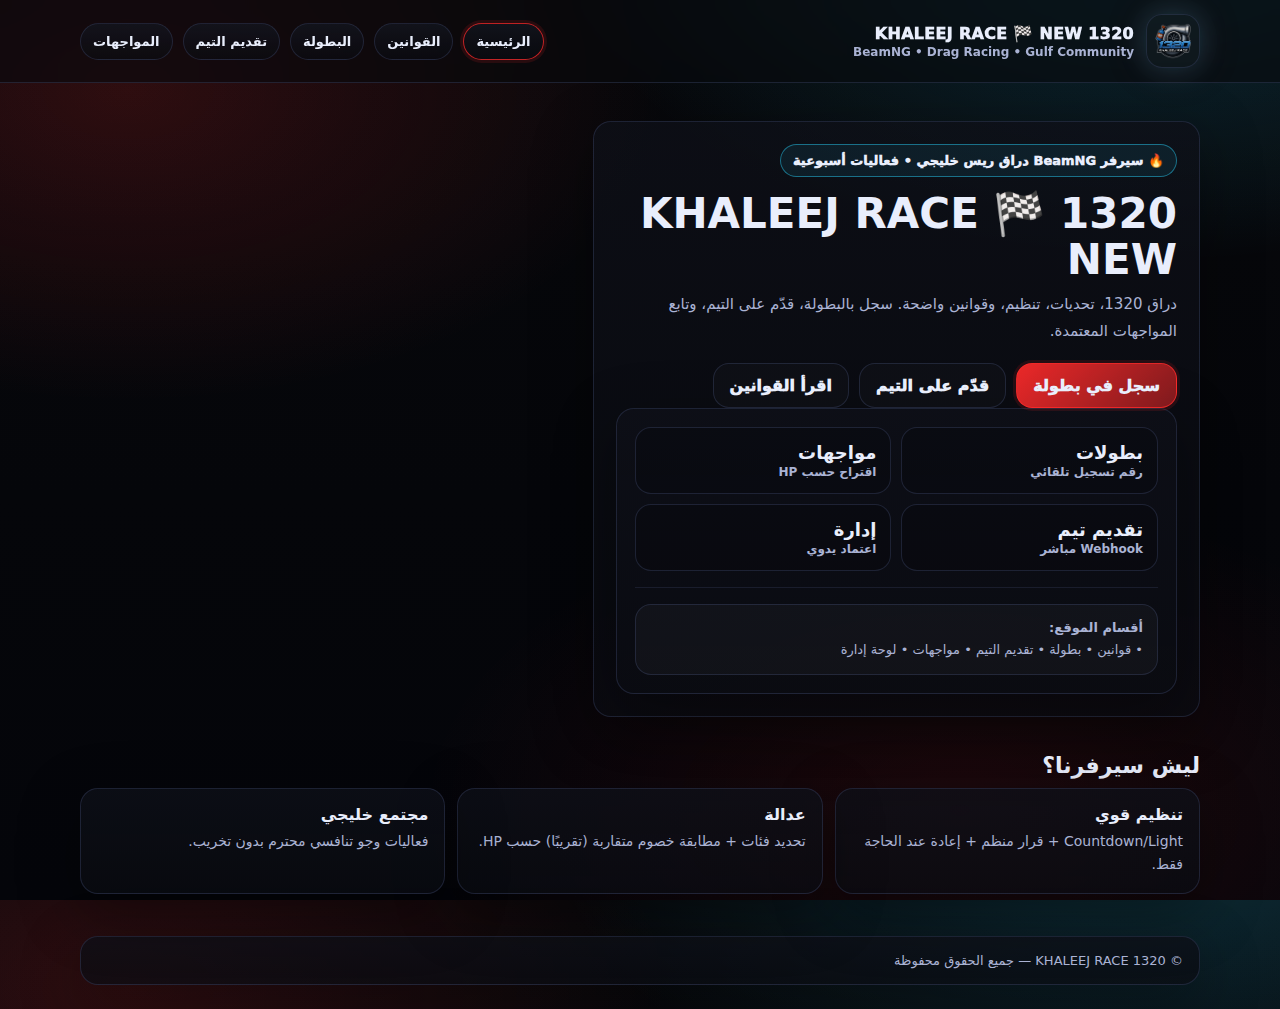
<file: index.html>
<!doctype html>
<html lang="ar">
<head>
  <meta charset="utf-8"/>
  <meta name="viewport" content="width=device-width,initial-scale=1"/>
  <title>1320 KHALEEJ RACE 🏁 NEW</title>
  <link rel="stylesheet" href="style.css"/>
</head>
<body>

<header class="header">
  <div class="container header__inner">
    <a class="brand" href="index.html">
      <img src="logo.png" alt="1320 logo">
      <div>
        <div class="title">1320 KHALEEJ RACE 🏁 NEW</div>
        <span class="sub">BeamNG • Drag Racing • Gulf Community</span>
      </div>
    </a>
    <nav class="nav">
      <a class="chip primary" href="index.html">الرئيسية</a><a class="chip" href="rules.html">القوانين</a><a class="chip" href="tournament.html">البطولة</a><a class="chip" href="team.html">تقديم التيم</a><a class="chip" href="matches.html">المواجهات</a>
    </nav>
  </div>
</header>


<main class="hero">
  <div class="container hero__grid">
    <section class="card hero__card">
      <span class="kicker">🔥 سيرفر BeamNG دراق ريس خليجي • فعاليات أسبوعية</span>
      <h1>1320 KHALEEJ RACE 🏁 NEW</h1>
      <p class="subtext">
        دراق 1320، تحديات، تنظيم، وقوانين واضحة. سجل بالبطولة، قدّم على التيم، وتابع المواجهات المعتمدة.
      </p>
      <div class="cta">
        <a class="btn primary" href="tournament.html">سجل في بطولة</a>
        <a class="btn ghost" href="team.html">قدّم على التيم</a>
        <a class="btn ghost" href="rules.html">اقرأ القوانين</a>
      </div>

    <aside class="card side">
      <div class="statgrid">
        <div class="stat"><b>بطولات</b><span>رقم تسجيل تلقائي</span></div>
        <div class="stat"><b>مواجهات</b><span>اقتراح حسب HP</span></div>
        <div class="stat"><b>تقديم تيم</b><span>Webhook مباشر</span></div>
        <div class="stat"><b>إدارة</b><span>اعتماد يدوي</span></div>
      </div>
      <hr class="sep">
      <div class="notice">
        <b>أقسام الموقع:</b><br>
        • قوانين • بطولة • تقديم التيم • مواجهات • لوحة إدارة
      </div>
    </aside>
  </div>
</main>

<section class="section">
  <div class="container">
    <h2 class="h2">ليش سيرفرنا؟</h2>
    <div class="grid3">
      <div class="card tile">
        <h3>تنظيم قوي</h3>
        <p>Countdown/Light + قرار منظم + إعادة عند الحاجة فقط.</p>
      </div>
      <div class="card tile">
        <h3>عدالة</h3>
        <p>تحديد فئات + مطابقة خصوم متقاربة (تقريبًا) حسب HP.</p>
      </div>
      <div class="card tile">
        <h3>مجتمع خليجي</h3>
        <p>فعاليات وجو تنافسي محترم بدون تخريب.</p>
      </div>
    </div>
  </div>
</section>

<footer class="footer">
  <div class="container">
    <div class="card">
      <div style="display:flex; gap:10px; flex-wrap:wrap; align-items:center; justify-content:space-between">
        <span>© 1320 KHALEEJ RACE — جميع الحقوق محفوظة</span>
      </div>
    </div>
  </div>
</footer>
<script src="script.js"></script>
</body>
</html>
</file>
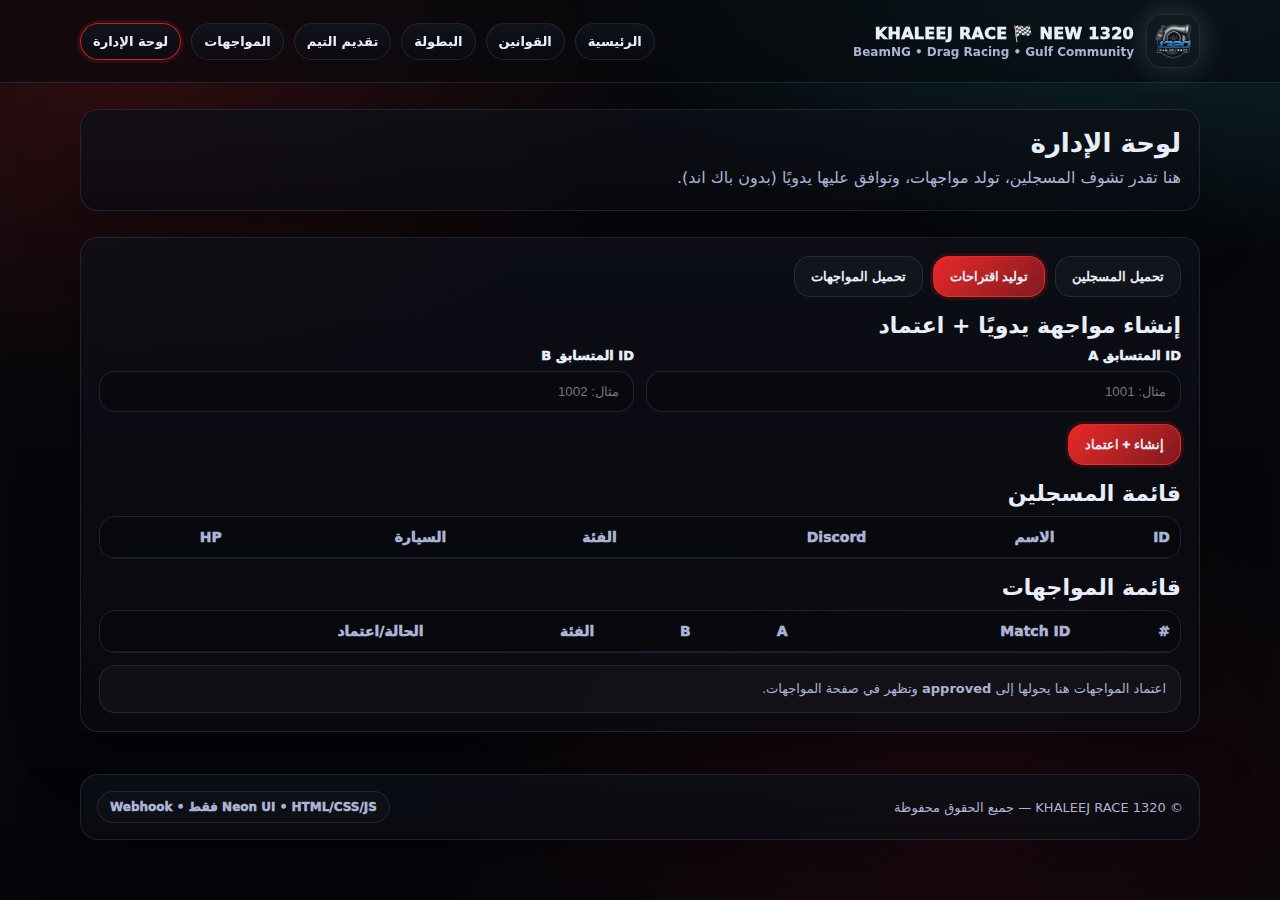
<file: admin.html>
<!doctype html>
<html lang="ar">
<head>
  <meta charset="utf-8"/>
  <meta name="viewport" content="width=device-width,initial-scale=1"/>
  <title>لوحة الإدارة | 1320</title>
  <link rel="stylesheet" href="style.css"/>
</head>
<body>

<header class="header">
  <div class="container header__inner">
    <a class="brand" href="index.html">
      <img src="logo.png" alt="1320 logo">
      <div>
        <div class="title">1320 KHALEEJ RACE 🏁 NEW</div>
        <span class="sub">BeamNG • Drag Racing • Gulf Community</span>
      </div>
    </a>
    <nav class="nav">
      <a class="chip" href="index.html">الرئيسية</a><a class="chip" href="rules.html">القوانين</a><a class="chip" href="tournament.html">البطولة</a><a class="chip" href="team.html">تقديم التيم</a><a class="chip" href="matches.html">المواجهات</a><a class="chip primary" href="admin.html">لوحة الإدارة</a>
    </nav>
  </div>
</header>


<section class="pagehead">
  <div class="container">
    <div class="card">
      <h2>لوحة الإدارة</h2>
      <p>هنا تقدر تشوف المسجلين، تولد مواجهات، وتوافق عليها يدويًا (بدون باك اند).</p>
    </div>
  </div>
</section>

<section class="section">
  <div class="container">
    <div class="card form">
      <div style="display:flex; gap:10px; flex-wrap:wrap">
        <button class="btn" onclick="_krc.loadPlayersAdmin()">تحميل المسجلين</button>
        <button class="btn primary" onclick="_krc.generateSuggestedMatches(); _krc.loadAllMatchesAdmin();">توليد اقتراحات</button>
        <button class="btn" onclick="_krc.loadAllMatchesAdmin()">تحميل المواجهات</button>
      </div>
      <div id="adMsg" class="notice" hidden></div>

      <h3 class="h2" style="margin-top:16px">إنشاء مواجهة يدويًا + اعتماد</h3>
      <div class="row">
        <div class="field">
          <div class="label">ID المتسابق A</div>
          <input id="aId" type="number" placeholder="مثال: 1001">
        </div>
        <div class="field">
          <div class="label">ID المتسابق B</div>
          <input id="bId" type="number" placeholder="مثال: 1002">
        </div>
      </div>
      <button class="btn primary" onclick="_krc.createManualMatch()">إنشاء + اعتماد</button>

      <h3 class="h2" style="margin-top:16px">قائمة المسجلين</h3>
      <div class="tablewrap">
        <table>
          <thead>
            <tr>
              <th>ID</th><th>الاسم</th><th>Discord</th><th>الفئة</th><th>السيارة</th><th>HP</th>
            </tr>
          </thead>
          <tbody id="playersTable"></tbody>
        </table>
      </div>

      <h3 class="h2" style="margin-top:16px">قائمة المواجهات</h3>
      <div class="tablewrap">
        <table>
          <thead>
            <tr>
              <th>#</th><th>Match ID</th><th>A</th><th>B</th><th>الفئة</th><th>الحالة/اعتماد</th>
            </tr>
          </thead>
          <tbody id="matchesTable"></tbody>
        </table>
      </div>

      <div class="notice">اعتماد المواجهات هنا يحولها إلى <b>approved</b> وتظهر في صفحة المواجهات.</div>
    </div>
  </div>
</section>

<script>
  setTimeout(()=>{ try{ _krc.loadPlayersAdmin(); _krc.loadAllMatchesAdmin(); }catch(e){} }, 50);
</script>

<footer class="footer">
  <div class="container">
    <div class="card">
      <div style="display:flex; gap:10px; flex-wrap:wrap; align-items:center; justify-content:space-between">
        <span>© 1320 KHALEEJ RACE — جميع الحقوق محفوظة</span>
        <span class="badge">Neon UI • HTML/CSS/JS فقط • Webhook</span>
      </div>
    </div>
  </div>
</footer>
<script src="script.js"></script>
</body>
</html>
</file>
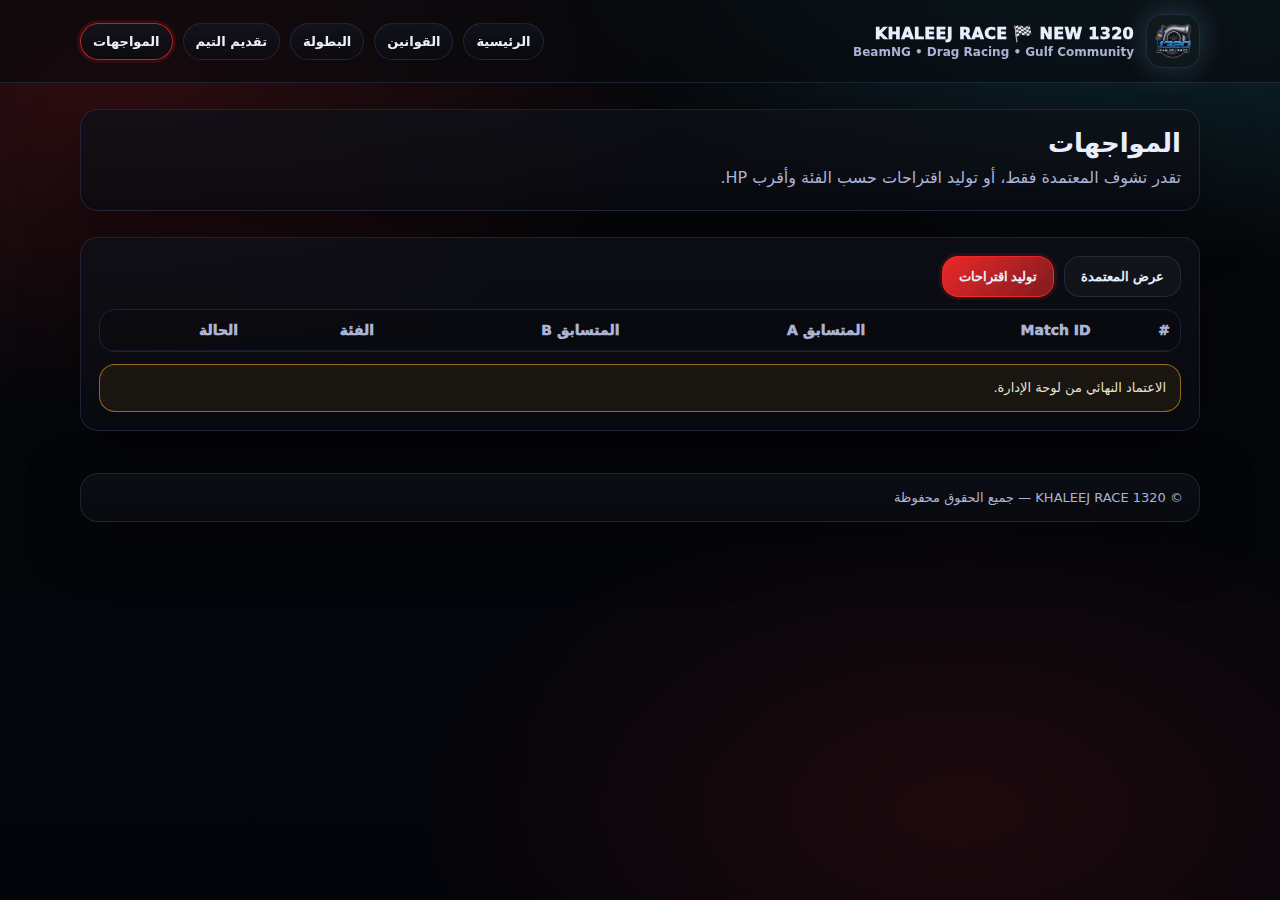
<file: matches.html>
<!doctype html>
<html lang="ar">
<head>
  <meta charset="utf-8"/>
  <meta name="viewport" content="width=device-width,initial-scale=1"/>
  <title>المواجهات | 1320</title>
  <link rel="stylesheet" href="style.css"/>
</head>
<body>

<header class="header">
  <div class="container header__inner">
    <a class="brand" href="index.html">
      <img src="logo.png" alt="1320 logo">
      <div>
        <div class="title">1320 KHALEEJ RACE 🏁 NEW</div>
        <span class="sub">BeamNG • Drag Racing • Gulf Community</span>
      </div>
    </a>
    <nav class="nav">
      <a class="chip" href="index.html">الرئيسية</a><a class="chip" href="rules.html">القوانين</a><a class="chip" href="tournament.html">البطولة</a><a class="chip" href="team.html">تقديم التيم</a><a class="chip primary" href="matches.html">المواجهات</a>
    </nav>
  </div>
</header>


<section class="pagehead">
  <div class="container">
    <div class="card">
      <h2>المواجهات</h2>
      <p>تقدر تشوف المعتمدة فقط، أو توليد اقتراحات حسب الفئة وأقرب HP.</p>
    </div>
  </div>
</section>

<section class="section">
  <div class="container">
    <div class="card form">
      <div style="display:flex; gap:10px; flex-wrap:wrap">
        <button class="btn" onclick="_krc.loadApprovedOnly()">عرض المعتمدة</button>
        <button class="btn primary" onclick="_krc.generateSuggestedMatches()">توليد اقتراحات</button>
      </div>
      <div id="mMsg" class="notice" hidden></div>

      <div class="tablewrap" style="margin-top:12px">
        <table>
          <thead>
            <tr>
              <th>#</th>
              <th>Match ID</th>
              <th>المتسابق A</th>
              <th>المتسابق B</th>
              <th>الفئة</th>
              <th>الحالة</th>
            </tr>
          </thead>
          <tbody id="matchesTable"></tbody>
        </table>
      </div>

      <div class="notice warn">الاعتماد النهائي من لوحة الإدارة.</div>
    </div>
  </div>
</section>

<script>
  setTimeout(()=>{ try{ _krc.loadApprovedOnly(); }catch(e){} }, 50);
</script>

<footer class="footer">
  <div class="container">
    <div class="card">
      <div style="display:flex; gap:10px; flex-wrap:wrap; align-items:center; justify-content:space-between">
        <span>© 1320 KHALEEJ RACE — جميع الحقوق محفوظة</span>
      </div>
    </div>
  </div>
</footer>
<script src="script.js"></script>
</body>
</html>
</file>
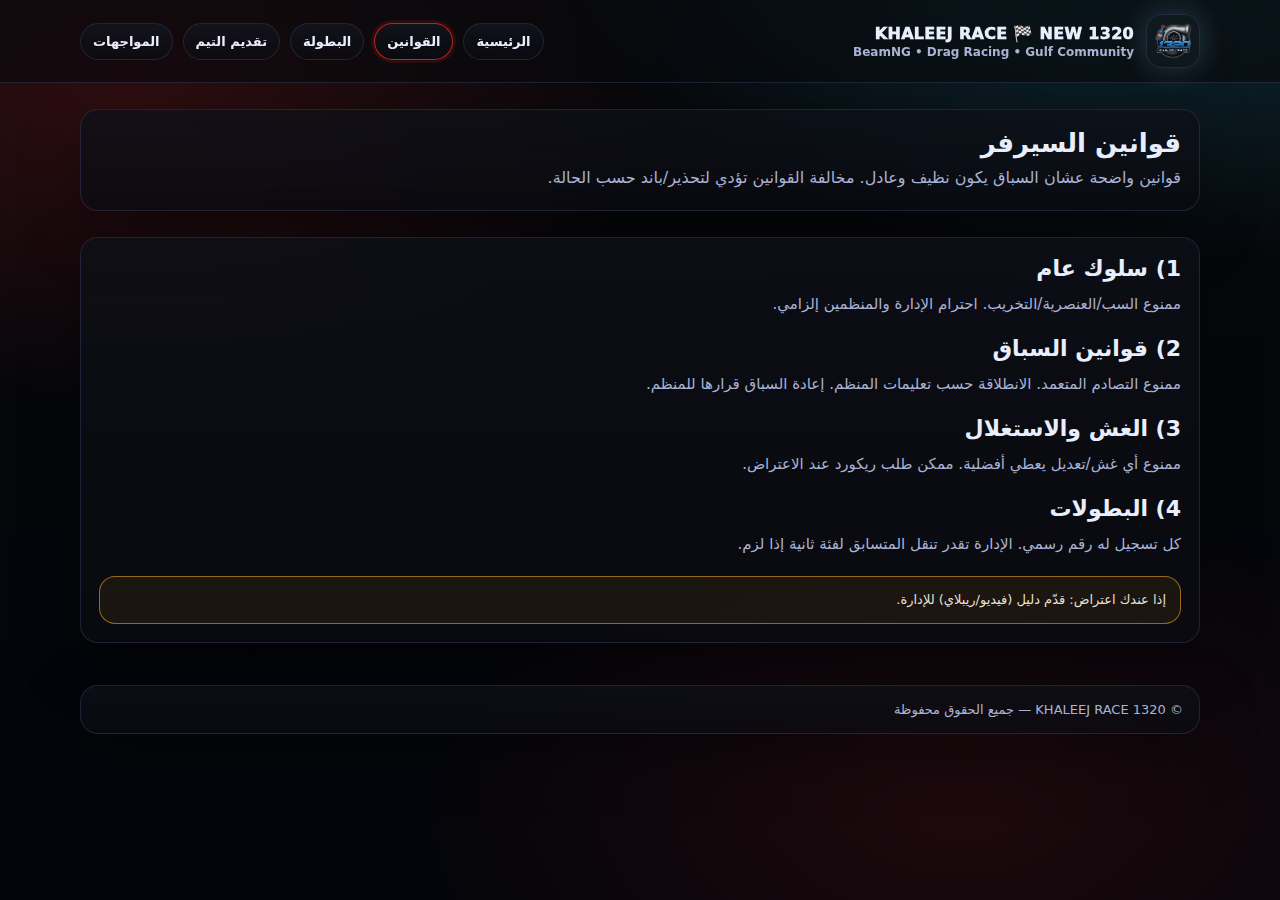
<file: rules.html>
<!doctype html>
<html lang="ar">
<head>
  <meta charset="utf-8"/>
  <meta name="viewport" content="width=device-width,initial-scale=1"/>
  <title>القوانين | 1320</title>
  <link rel="stylesheet" href="style.css"/>
</head>
<body>

<header class="header">
  <div class="container header__inner">
    <a class="brand" href="index.html">
      <img src="logo.png" alt="1320 logo">
      <div>
        <div class="title">1320 KHALEEJ RACE 🏁 NEW</div>
        <span class="sub">BeamNG • Drag Racing • Gulf Community</span>
      </div>
    </a>
    <nav class="nav">
      <a class="chip" href="index.html">الرئيسية</a><a class="chip primary" href="rules.html">القوانين</a><a class="chip" href="tournament.html">البطولة</a><a class="chip" href="team.html">تقديم التيم</a><a class="chip" href="matches.html">المواجهات</a>
    </nav>
  </div>
</header>


<section class="pagehead">
  <div class="container">
    <div class="card">
      <h2>قوانين السيرفر</h2>
      <p>قوانين واضحة عشان السباق يكون نظيف وعادل. مخالفة القوانين تؤدي لتحذير/باند حسب الحالة.</p>
    </div>
  </div>
</section>

<section class="section">
  <div class="container">
    <div class="card form">
      <h3 class="h2">1) سلوك عام</h3>
      <p class="subtext">ممنوع السب/العنصرية/التخريب. احترام الإدارة والمنظمين إلزامي.</p>

      <h3 class="h2">2) قوانين السباق</h3>
      <p class="subtext">ممنوع التصادم المتعمد. الانطلاقة حسب تعليمات المنظم. إعادة السباق قرارها للمنظم.</p>

      <h3 class="h2">3) الغش والاستغلال</h3>
      <p class="subtext">ممنوع أي غش/تعديل يعطي أفضلية. ممكن طلب ريكورد عند الاعتراض.</p>

      <h3 class="h2">4) البطولات</h3>
      <p class="subtext">كل تسجيل له رقم رسمي. الإدارة تقدر تنقل المتسابق لفئة ثانية إذا لزم.</p>

      <div class="notice warn">إذا عندك اعتراض: قدّم دليل (فيديو/ريبلاي) للإدارة.</div>
    </div>
  </div>
</section>

<footer class="footer">
  <div class="container">
    <div class="card">
      <div style="display:flex; gap:10px; flex-wrap:wrap; align-items:center; justify-content:space-between">
        <span>© 1320 KHALEEJ RACE — جميع الحقوق محفوظة</span>
      </div>
    </div>
  </div>
</footer>
<script src="script.js"></script>
</body>
</html>
</file>
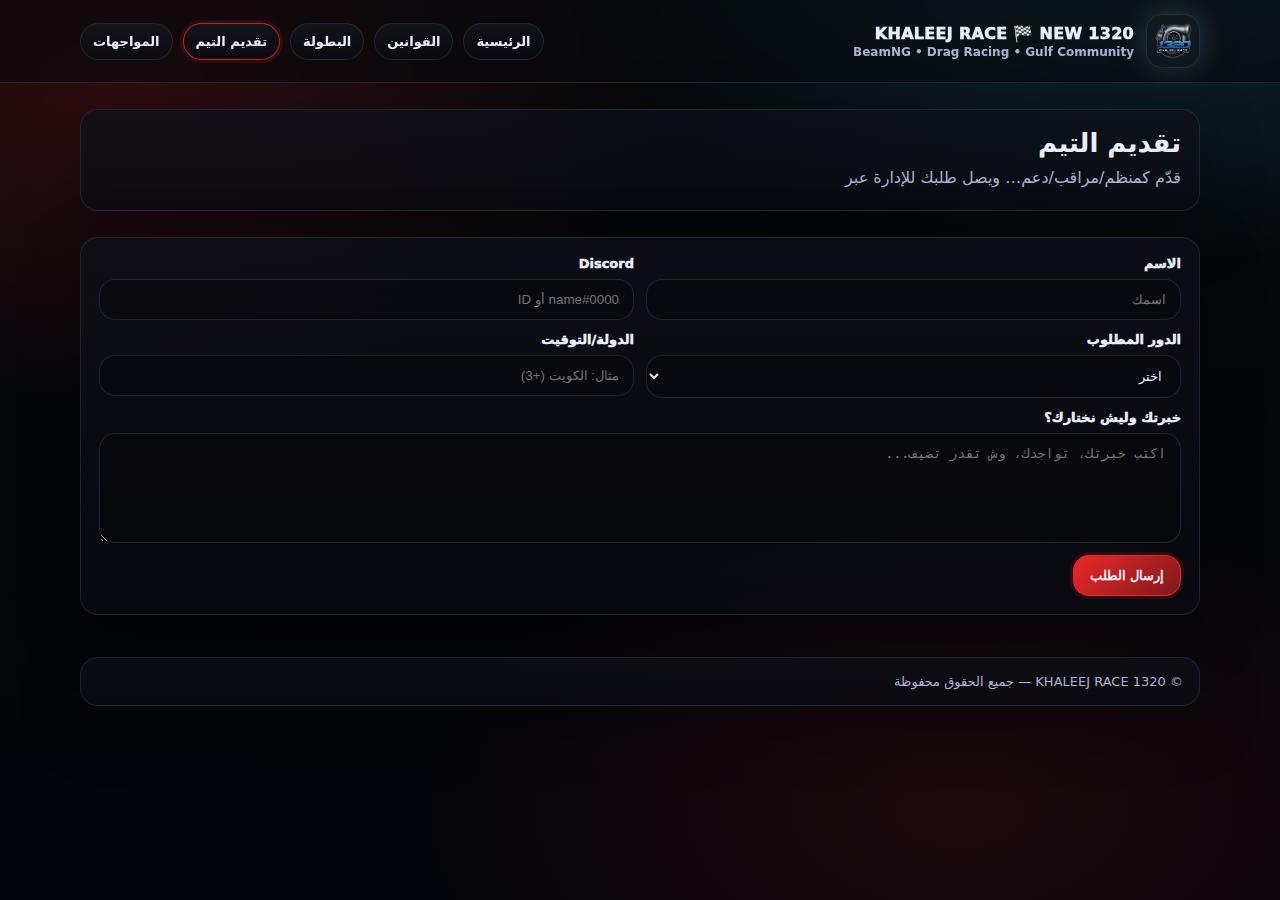
<file: team.html>
<!doctype html>
<html lang="ar">
<head>
  <meta charset="utf-8"/>
  <meta name="viewport" content="width=device-width,initial-scale=1"/>
  <title>تقديم التيم | 1320</title>
  <link rel="stylesheet" href="style.css"/>
</head>
<body>

<header class="header">
  <div class="container header__inner">
    <a class="brand" href="index.html">
      <img src="logo.png" alt="1320 logo">
      <div>
        <div class="title">1320 KHALEEJ RACE 🏁 NEW</div>
        <span class="sub">BeamNG • Drag Racing • Gulf Community</span>
      </div>
    </a>
    <nav class="nav">
      <a class="chip" href="index.html">الرئيسية</a><a class="chip" href="rules.html">القوانين</a><a class="chip" href="tournament.html">البطولة</a><a class="chip primary" href="team.html">تقديم التيم</a><a class="chip" href="matches.html">المواجهات</a>
    </nav>
  </div>
</header>


<section class="pagehead">
  <div class="container">
    <div class="card">
      <h2>تقديم التيم</h2>
      <p>قدّم كمنظم/مراقب/دعم… ويصل طلبك للإدارة عبر </p>
    </div>
  </div>
</section>

<section class="section">
  <div class="container">
    <div class="card form">
      <div class="row">
        <div class="field">
          <div class="label">الاسم</div>
          <input id="tname" placeholder="اسمك">
        </div>
        <div class="field">
          <div class="label">Discord</div>
          <input id="tdiscord" placeholder="name#0000 أو ID">
        </div>
      </div>

      <div class="row">
        <div class="field">
          <div class="label">الدور المطلوب</div>
          <select id="role">
            <option value="">اختر</option>
            <option>Organizer (منظم)</option>
            <option>Moderator (مراقب)</option>
            <option>Support (دعم)</option>
            <option>Media (ميديا)</option>
          </select>
        </div>
        <div class="field">
          <div class="label">الدولة/التوقيت</div>
          <input id="region" placeholder="مثال: الكويت (+3)">
        </div>
      </div>

      <div class="field">
        <div class="label">خبرتك وليش نختارك؟</div>
        <textarea id="about" placeholder="اكتب خبرتك، تواجدك، وش تقدر تضيف..."></textarea>
      </div>

      <button class="btn primary" onclick="_krc.applyTeam()">إرسال الطلب</button>
      <div id="aMsg" class="notice" hidden></div>
    </div>
  </div>
</section>

<footer class="footer">
  <div class="container">
    <div class="card">
      <div style="display:flex; gap:10px; flex-wrap:wrap; align-items:center; justify-content:space-between">
        <span>© 1320 KHALEEJ RACE — جميع الحقوق محفوظة</span>
      </div>
    </div>
  </div>
</footer>
<script src="script.js"></script>
</body>
</html>
</file>
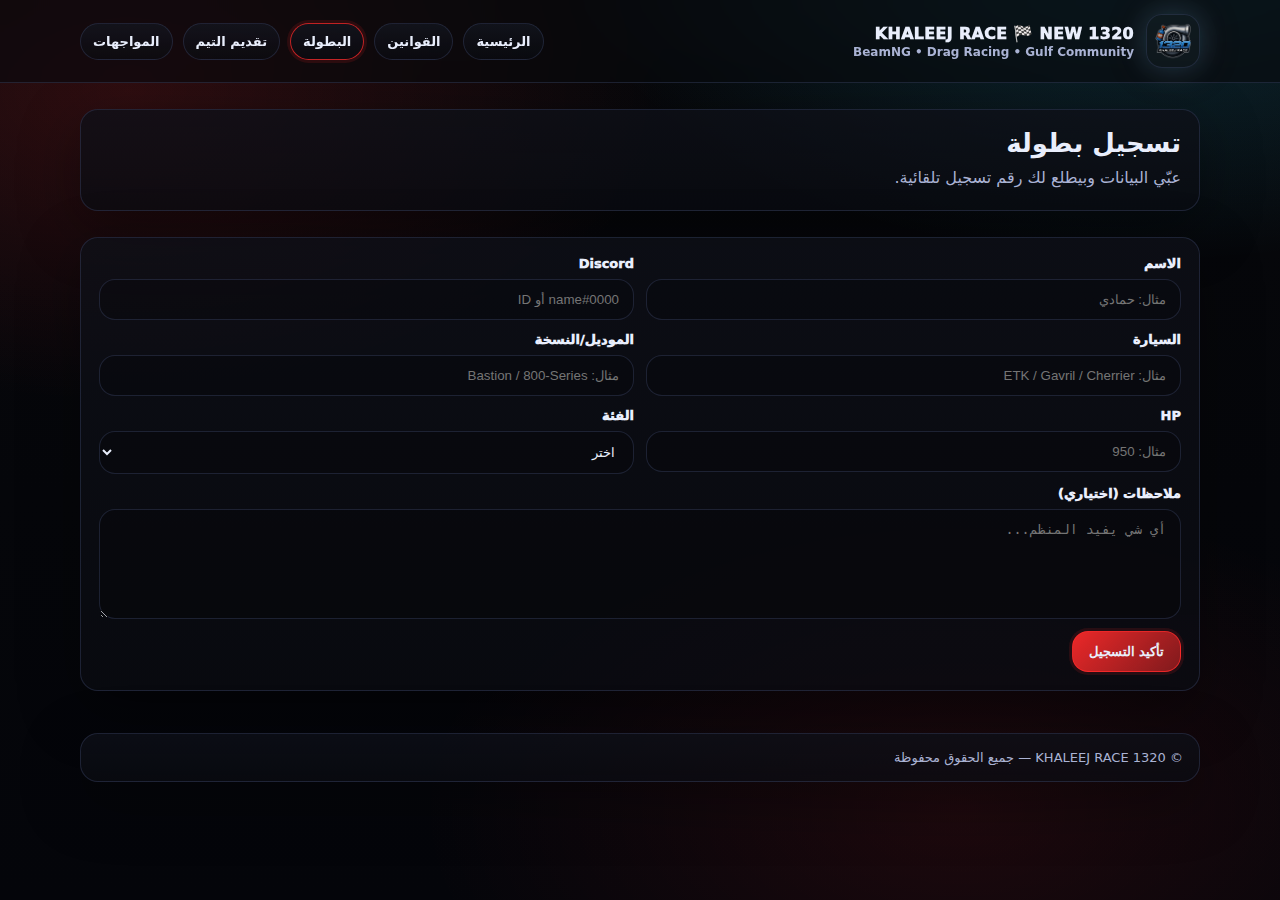
<file: tournament.html>
<!doctype html>
<html lang="ar">
<head>
  <meta charset="utf-8"/>
  <meta name="viewport" content="width=device-width,initial-scale=1"/>
  <title>تسجيل بطولة | 1320</title>
  <link rel="stylesheet" href="style.css"/>
</head>
<body>

<header class="header">
  <div class="container header__inner">
    <a class="brand" href="index.html">
      <img src="logo.png" alt="1320 logo">
      <div>
        <div class="title">1320 KHALEEJ RACE 🏁 NEW</div>
        <span class="sub">BeamNG • Drag Racing • Gulf Community</span>
      </div>
    </a>
    <nav class="nav">
      <a class="chip" href="index.html">الرئيسية</a><a class="chip" href="rules.html">القوانين</a><a class="chip primary" href="tournament.html">البطولة</a><a class="chip" href="team.html">تقديم التيم</a><a class="chip" href="matches.html">المواجهات</a>
    </nav>
  </div>
</header>


<section class="pagehead">
  <div class="container">
    <div class="card">
      <h2>تسجيل بطولة</h2>
      <p>عبّي البيانات وبيطلع لك رقم تسجيل تلقائية.</p>
    </div>
  </div>
</section>

<section class="section">
  <div class="container">
    <div class="card form">
      <div class="row">
        <div class="field">
          <div class="label">الاسم</div>
          <input id="name" placeholder="مثال: حمادي">
        </div>
        <div class="field">
          <div class="label">Discord</div>
          <input id="discord" placeholder="name#0000 أو ID">
        </div>
      </div>

      <div class="row">
        <div class="field">
          <div class="label">السيارة</div>
          <input id="car" placeholder="مثال: ETK / Gavril / Cherrier">
        </div>
        <div class="field">
          <div class="label">الموديل/النسخة</div>
          <input id="model" placeholder="مثال: Bastion / 800-Series">
        </div>
      </div>

      <div class="row">
        <div class="field">
          <div class="label">HP</div>
          <input id="hp" type="number" min="50" max="5000" placeholder="مثال: 950">
        </div>
        <div class="field">
          <div class="label">الفئة</div>
          <select id="class">
            <option value="">اختر</option>
            <option>Stock</option>
            <option>Pro</option>
            <option>Unlimited</option>
          </select>
        </div>
      </div>

      <div class="field">
        <div class="label">ملاحظات (اختياري)</div>
        <textarea id="notes" placeholder="أي شي يفيد المنظم..."></textarea>
      </div>

      <button class="btn primary" onclick="_krc.registerTournament()">تأكيد التسجيل</button>
      <div id="tMsg" class="notice" hidden></div>
    </div>
  </div>
</section>

<footer class="footer">
  <div class="container">
    <div class="card">
      <div style="display:flex; gap:10px; flex-wrap:wrap; align-items:center; justify-content:space-between">
        <span>© 1320 KHALEEJ RACE — جميع الحقوق محفوظة</span>
      </div>
    </div>
  </div>
</footer>
<script src="script.js"></script>
</body>
</html>
</file>
<file: style.css>
:root{
  --bg:#07080b;
  --panel:rgba(14,16,24,.78);
  --panel2:rgba(10,12,18,.72);
  --text:#e9eefc;
  --muted:#aab3d4;
  --red:#ff2b2b;
  --cyan:#2bd4ff;
  --line:rgba(70,80,120,.35);
  --glow: 0 0 28px rgba(43,212,255,.20), 0 0 48px rgba(255,43,43,.14);
  --r:18px;
}

*{box-sizing:border-box}
html,body{height:100%}
body{
  margin:0;
  font-family: system-ui, -apple-system, "Tajawal", "Segoe UI", Arial, sans-serif;
  color:var(--text);
  direction:rtl;
  background:
    radial-gradient(900px 520px at 10% 10%, rgba(255,43,43,.16), transparent 60%),
    radial-gradient(1100px 640px at 90% -10%, rgba(43,212,255,.20), transparent 55%),
    radial-gradient(900px 520px at 75% 90%, rgba(255,43,43,.10), transparent 60%),
    linear-gradient(180deg, var(--bg), #05060a 55%, #04050a);
}

a{color:inherit; text-decoration:none}
.container{width:min(1120px, 92vw); margin:0 auto}

.header{
  position:sticky; top:0; z-index:50;
  backdrop-filter: blur(12px);
  background: rgba(7,8,11,.6);
  border-bottom:1px solid var(--line);
}
.header__inner{
  display:flex; align-items:center; justify-content:space-between;
  gap:16px;
  padding:14px 0;
  flex-wrap:wrap;
}
.brand{display:flex; align-items:center; gap:12px}
.brand img{
  width:54px; height:54px; object-fit:contain;
  border-radius:16px;
  background: rgba(255,255,255,.03);
  border:1px solid var(--line);
  padding:7px;
  box-shadow: var(--glow);
}
.brand .title{font-weight:1000; letter-spacing:.3px}
.brand .sub{display:block; color:var(--muted); font-weight:700; font-size:12px; margin-top:2px}

.nav{display:flex; gap:10px; flex-wrap:wrap}
.chip{
  display:inline-flex; align-items:center; justify-content:center;
  padding:10px 12px;
  border-radius:999px;
  border:1px solid var(--line);
  background: linear-gradient(180deg, rgba(20,24,34,.7), rgba(10,12,18,.55));
  font-weight:900;
  font-size:13px;
}
.chip:hover{border-color: rgba(43,212,255,.55); box-shadow: 0 0 0 3px rgba(43,212,255,.10)}
.chip.primary{
  border-color: rgba(255,43,43,.75);
  box-shadow: 0 0 0 3px rgba(255,43,43,.12);
}

.hero{padding:38px 0 18px}
.hero__grid{
  display:grid;
  grid-template-columns: 1.1fr .9fr;
  gap:16px;
  align-items:stretch;
}
@media(max-width:900px){ .hero__grid{grid-template-columns:1fr} }

.card{
  border-radius: var(--r);
  border:1px solid var(--line);
  background: linear-gradient(180deg, var(--panel), var(--panel2));
  box-shadow: 0 18px 60px rgba(0,0,0,.35);
}
.hero__card{padding:22px}
.kicker{
  display:inline-flex; gap:10px; align-items:center;
  padding:8px 12px;
  border-radius:999px;
  border:1px solid rgba(43,212,255,.45);
  background: rgba(43,212,255,.08);
  font-weight:1000;
  font-size:13px;
}
h1{
  margin:14px 0 8px;
  font-size:42px;
  line-height:1.1;
}
@media(max-width:520px){ h1{font-size:32px} }
p{margin:0}
.subtext{
  color:var(--muted);
  font-size:15px;
  line-height:1.8;
  margin:0 0 18px;
}

.cta{display:flex; gap:10px; flex-wrap:wrap}
.btn{
  display:inline-flex; gap:10px; align-items:center; justify-content:center;
  padding:12px 16px;
  border-radius:16px;
  border:1px solid var(--line);
  background: rgba(255,255,255,.03);
  font-weight:1000;
  cursor:pointer;
  color:var(--text);
}
.btn:hover{border-color: rgba(43,212,255,.55); box-shadow: 0 0 0 3px rgba(43,212,255,.10)}
.btn.primary{
  background: linear-gradient(135deg, rgba(255,43,43,.92), rgba(255,43,43,.48));
  border-color: rgba(255,43,43,.75);
  box-shadow: 0 0 0 3px rgba(255,43,43,.12);
}
.btn.ghost{background: rgba(255,255,255,.02)}
.btn.small{padding:10px 12px; border-radius:14px; font-size:13px}

.side{padding:18px}
.statgrid{
  display:grid; grid-template-columns: 1fr 1fr; gap:10px;
}
@media(max-width:520px){ .statgrid{grid-template-columns:1fr} }
.stat{
  padding:14px;
  border-radius:16px;
  border:1px solid var(--line);
  background: rgba(0,0,0,.18);
}
.stat b{display:block; font-size:18px}
.stat span{display:block; color:var(--muted); font-weight:900; margin-top:2px; font-size:12px}

.section{padding:18px 0}
.h2{font-size:22px; margin:0 0 10px}
.grid3{display:grid; grid-template-columns:repeat(3,1fr); gap:12px}
@media(max-width:900px){ .grid3{grid-template-columns:1fr} }
.tile{padding:16px}
.tile h3{margin:0 0 6px; font-size:16px}
.tile p{margin:0; color:var(--muted); line-height:1.7; font-size:14px}

.pagehead{padding:26px 0 8px}
.pagehead .card{padding:18px}
.pagehead h2{margin:0 0 6px; font-size:26px}
.pagehead p{margin:0; color:var(--muted); line-height:1.75}

.form{padding:18px}
.form .row{display:grid; grid-template-columns:1fr 1fr; gap:12px}
@media(max-width:760px){ .form .row{grid-template-columns:1fr} }
.field{display:flex; flex-direction:column; gap:8px; margin-bottom:12px}
.label{font-weight:1000; font-size:13px; color:var(--text)}
input, select, textarea{
  padding:12px 14px;
  border-radius:16px;
  border:1px solid var(--line);
  background: rgba(0,0,0,.20);
  color:var(--text);
  outline:none;
}
textarea{min-height:110px; resize:vertical}
input:focus, select:focus, textarea:focus{border-color: rgba(43,212,255,.75); box-shadow: 0 0 0 3px rgba(43,212,255,.10)}

.notice{
  margin-top:12px;
  padding:12px 14px;
  border-radius:16px;
  border:1px solid var(--line);
  background: rgba(255,255,255,.03);
  color: var(--muted);
  line-height:1.7;
  font-size:13px;
}
.notice.ok{border-color: rgba(64,255,138,.45); background: rgba(64,255,138,.07); color: rgba(231,255,242,.92)}
.notice.bad{border-color: rgba(255,43,43,.55); background: rgba(255,43,43,.07); color: rgba(255,235,235,.92)}
.notice.warn{border-color: rgba(255,176,32,.55); background: rgba(255,176,32,.07); color: rgba(255,246,224,.92)}

.tablewrap{overflow:auto; border-radius:16px; border:1px solid var(--line)}
table{width:100%; border-collapse:collapse; font-size:14px; min-width:760px; background: rgba(0,0,0,.15)}
th,td{padding:12px 10px; border-bottom:1px solid rgba(70,80,120,.25); text-align:right; white-space:nowrap}
th{color:var(--muted); font-weight:1000}
tr:hover td{background: rgba(255,255,255,.02)}

.footer{padding:24px 0; color:var(--muted); font-size:13px}
.footer .card{padding:16px}
.badge{
  display:inline-flex; gap:8px; align-items:center;
  padding:8px 12px;
  border-radius:999px;
  border:1px solid var(--line);
  background: rgba(255,255,255,.02);
  font-weight:1000;
  font-size:12px;
}
hr.sep{border:none; border-top:1px solid rgba(70,80,120,.25); margin:16px 0}
</file>
